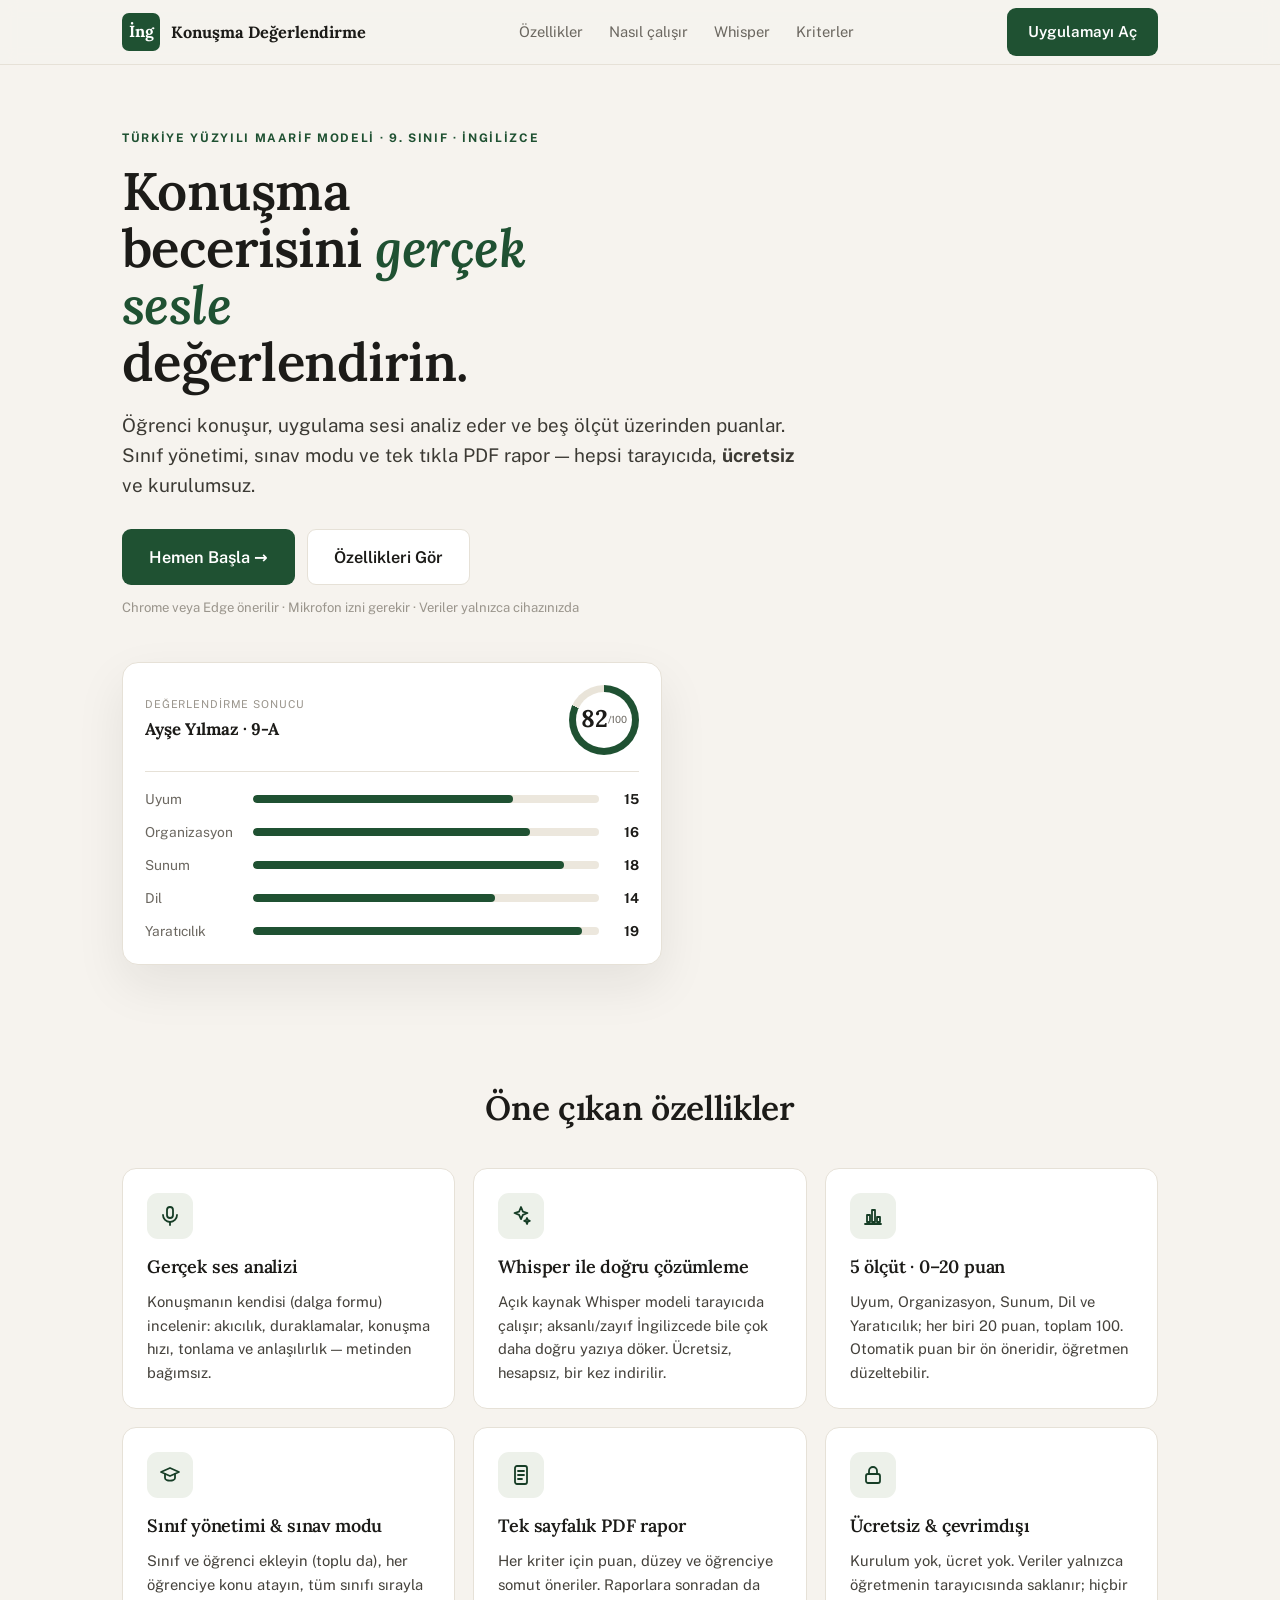
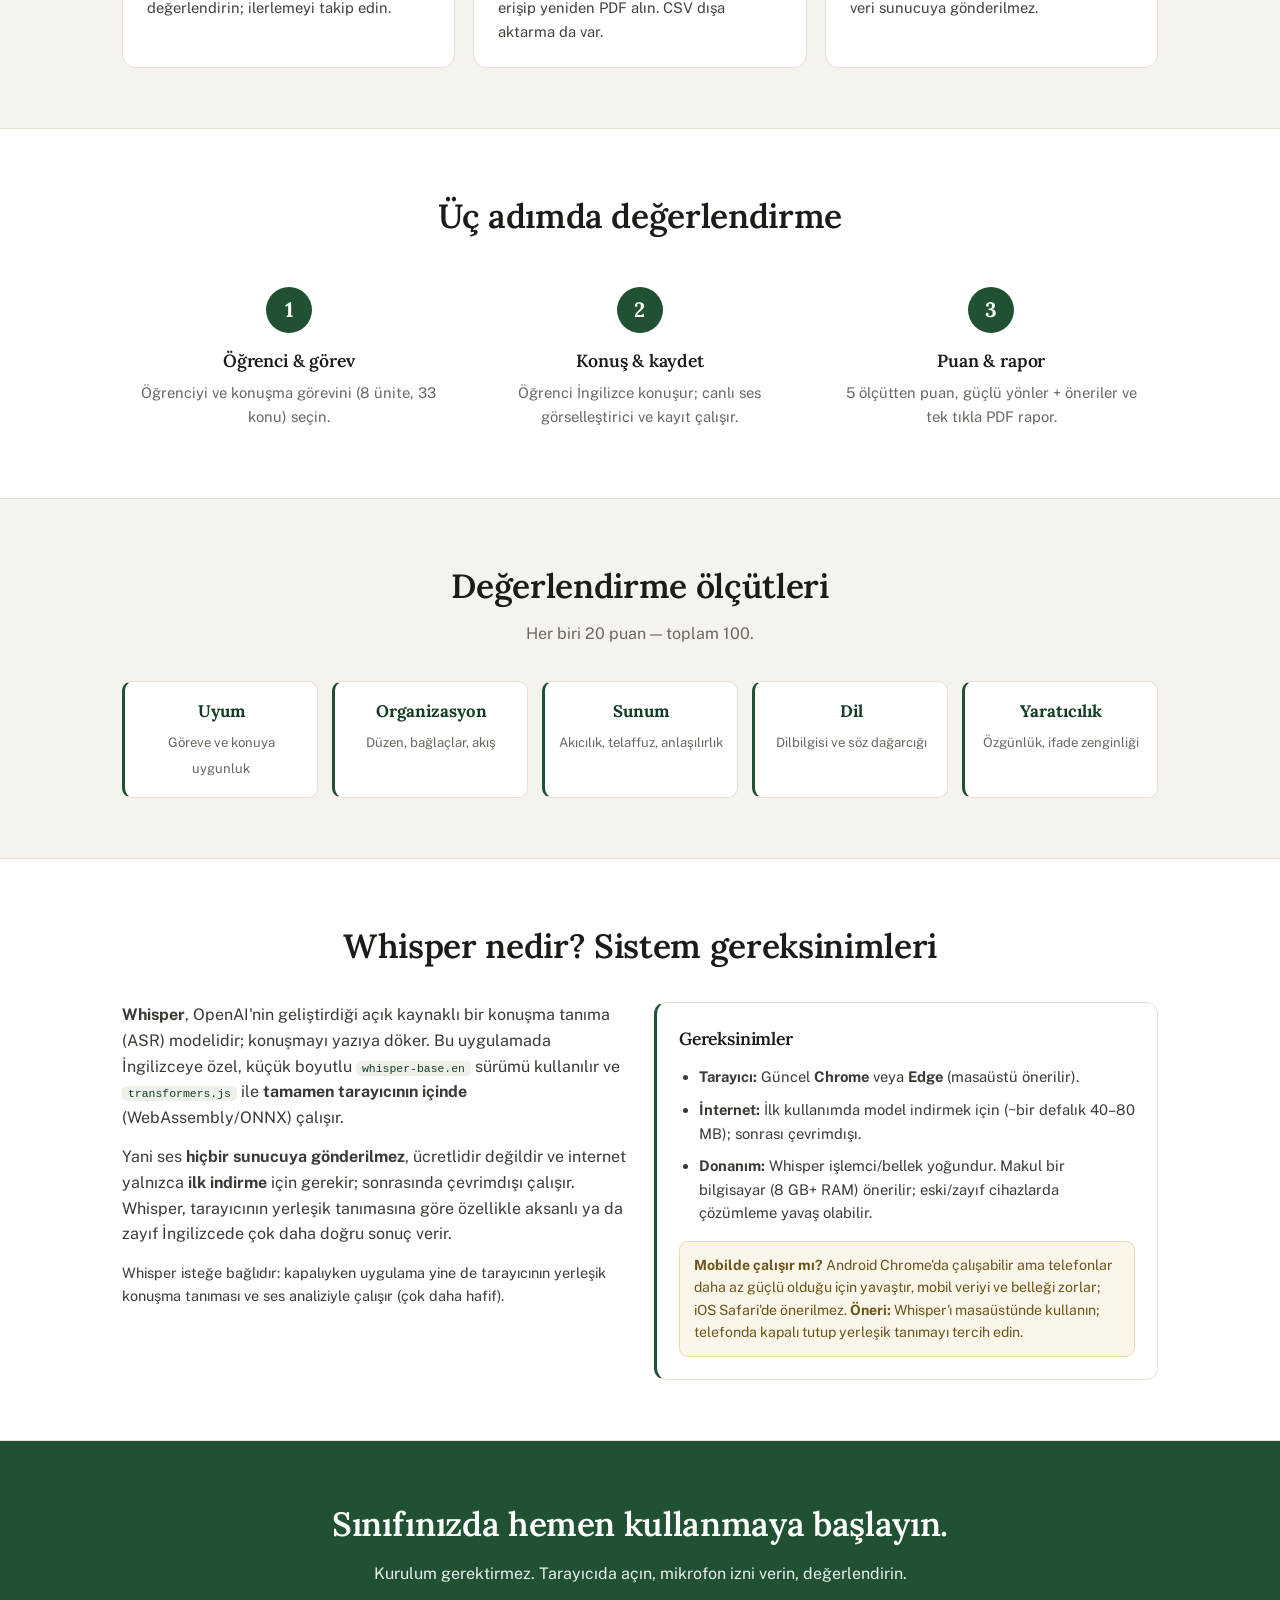
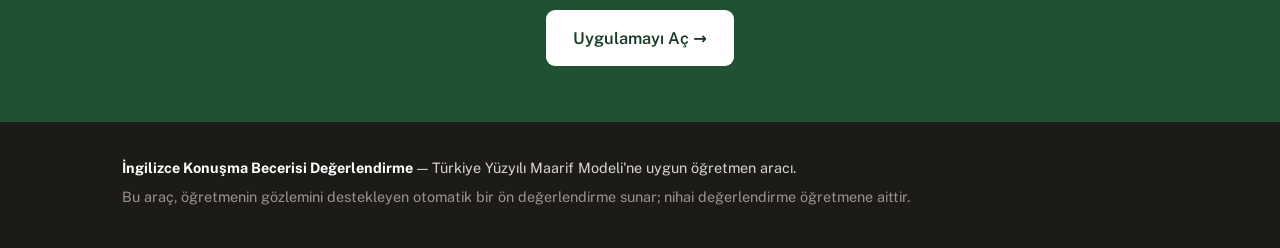
<file: index.html>
<!DOCTYPE html>
<html lang="tr">
<head>
  <meta charset="UTF-8" />
  <meta name="viewport" content="width=device-width, initial-scale=1.0" />
  <title>İngilizce Konuşma Becerisi Değerlendirme · 9. Sınıf</title>
  <meta name="description" content="Türkiye Yüzyılı Maarif Modeli'ne uygun, 9. sınıf öğrencileri için gerçek ses analizli İngilizce konuşma becerisi değerlendirme uygulaması. Ücretsiz, çevrimdışı, kurulumsuz." />
  <meta name="theme-color" content="#1f5132" />
  <link rel="manifest" href="manifest.webmanifest" />
  <link rel="icon" type="image/png" href="icon-192.png" />
  <link rel="apple-touch-icon" href="icon-192.png" />
  <link rel="preconnect" href="https://fonts.googleapis.com" />
  <link rel="preconnect" href="https://fonts.gstatic.com" crossorigin />
  <link href="https://fonts.googleapis.com/css2?family=Lora:wght@500;600;700&family=Public+Sans:wght@400;500;600;700&display=swap" rel="stylesheet" />
  <link rel="stylesheet" href="landing.css" />
</head>
<body>

  <header class="lp-nav">
    <div class="lp-wrap lp-nav-inner">
      <a class="lp-brand" href="#top">
        <span class="lp-mark">İng</span>
        <span class="lp-brand-text">Konuşma Değerlendirme</span>
      </a>
      <nav class="lp-nav-links">
        <a href="#ozellikler">Özellikler</a>
        <a href="#nasil">Nasıl çalışır</a>
        <a href="#whisper">Whisper</a>
        <a href="#kriterler">Kriterler</a>
      </nav>
      <a class="lp-btn lp-btn-primary" href="app.html">Uygulamayı Aç</a>
    </div>
  </header>

  <main id="top">

    <!-- HERO -->
    <section class="lp-hero">
      <div class="lp-wrap">
        <p class="lp-eyebrow">Türkiye Yüzyılı Maarif Modeli · 9. Sınıf · İngilizce</p>
        <h1>Konuşma becerisini <em>gerçek sesle</em> değerlendirin.</h1>
        <p class="lp-lead">
          Öğrenci konuşur, uygulama sesi analiz eder ve beş ölçüt üzerinden puanlar.
          Sınıf yönetimi, sınav modu ve tek tıkla PDF rapor — hepsi tarayıcıda,
          <strong>ücretsiz</strong> ve kurulumsuz.
        </p>
        <div class="lp-cta">
          <a class="lp-btn lp-btn-primary lp-btn-lg" href="app.html">Hemen Başla →</a>
          <a class="lp-btn lp-btn-ghost lp-btn-lg" href="#ozellikler">Özellikleri Gör</a>
        </div>
        <p class="lp-note">Chrome veya Edge önerilir · Mikrofon izni gerekir · Veriler yalnızca cihazınızda</p>

        <div class="lp-hero-card" aria-hidden="true">
          <div class="lp-hc-head">
            <div><span class="lp-hc-eyebrow">Değerlendirme Sonucu</span><strong>Ayşe Yılmaz · 9-A</strong></div>
            <div class="lp-ring"><span>82</span><small>/100</small></div>
          </div>
          <div class="lp-hc-row"><span>Uyum</span><i class="lp-bar"><b style="width:75%"></b></i><em>15</em></div>
          <div class="lp-hc-row"><span>Organizasyon</span><i class="lp-bar"><b style="width:80%"></b></i><em>16</em></div>
          <div class="lp-hc-row"><span>Sunum</span><i class="lp-bar"><b style="width:90%"></b></i><em>18</em></div>
          <div class="lp-hc-row"><span>Dil</span><i class="lp-bar"><b style="width:70%"></b></i><em>14</em></div>
          <div class="lp-hc-row"><span>Yaratıcılık</span><i class="lp-bar"><b style="width:95%"></b></i><em>19</em></div>
        </div>
      </div>
    </section>

    <!-- ÖZELLİKLER -->
    <section id="ozellikler" class="lp-section">
      <div class="lp-wrap">
        <h2 class="lp-h2">Öne çıkan özellikler</h2>
        <div class="lp-grid">
          <article class="lp-feature">
            <div class="lp-ico"><svg viewBox="0 0 24 24" class="ic"><rect x="9" y="3" width="6" height="11" rx="3"/><path d="M5 11a7 7 0 0 0 14 0"/><line x1="12" y1="18" x2="12" y2="21"/></svg></div>
            <h3>Gerçek ses analizi</h3>
            <p>Konuşmanın kendisi (dalga formu) incelenir: akıcılık, duraklamalar, konuşma hızı, tonlama ve anlaşılırlık — metinden bağımsız.</p>
          </article>
          <article class="lp-feature">
            <div class="lp-ico"><svg viewBox="0 0 24 24" class="ic"><path d="M12 3l1.9 4.6L18.5 9l-4.6 1.9L12 15l-1.9-4.1L5.5 9l4.6-1.4z"/><path d="M18 14l.8 2 2 .8-2 .8L18 20l-.8-2.4-2-.8 2-.8z"/></svg></div>
            <h3>Whisper ile doğru çözümleme</h3>
            <p>Açık kaynak Whisper modeli tarayıcıda çalışır; aksanlı/zayıf İngilizcede bile çok daha doğru yazıya döker. Ücretsiz, hesapsız, bir kez indirilir.</p>
          </article>
          <article class="lp-feature">
            <div class="lp-ico"><svg viewBox="0 0 24 24" class="ic"><line x1="4" y1="20" x2="20" y2="20"/><rect x="6" y="11" width="3" height="7"/><rect x="11" y="6" width="3" height="12"/><rect x="16" y="13" width="3" height="5"/></svg></div>
            <h3>5 ölçüt · 0–20 puan</h3>
            <p>Uyum, Organizasyon, Sunum, Dil ve Yaratıcılık; her biri 20 puan, toplam 100. Otomatik puan bir ön öneridir, öğretmen düzeltebilir.</p>
          </article>
          <article class="lp-feature">
            <div class="lp-ico"><svg viewBox="0 0 24 24" class="ic"><path d="M3 9l9-4 9 4-9 4z"/><path d="M7 11v4c0 1.4 2.4 2.6 5 2.6s5-1.2 5-2.6v-4"/></svg></div>
            <h3>Sınıf yönetimi & sınav modu</h3>
            <p>Sınıf ve öğrenci ekleyin (toplu da), her öğrenciye konu atayın, tüm sınıfı sırayla değerlendirin; ilerlemeyi takip edin.</p>
          </article>
          <article class="lp-feature">
            <div class="lp-ico"><svg viewBox="0 0 24 24" class="ic"><rect x="6" y="3" width="12" height="18" rx="2"/><line x1="9" y1="8" x2="15" y2="8"/><line x1="9" y1="12" x2="15" y2="12"/><line x1="9" y1="16" x2="13" y2="16"/></svg></div>
            <h3>Tek sayfalık PDF rapor</h3>
            <p>Her kriter için puan, düzey ve öğrenciye somut öneriler. Raporlara sonradan da erişip yeniden PDF alın. CSV dışa aktarma da var.</p>
          </article>
          <article class="lp-feature">
            <div class="lp-ico"><svg viewBox="0 0 24 24" class="ic"><rect x="5" y="11" width="14" height="9" rx="2"/><path d="M8 11V8a4 4 0 0 1 8 0v3"/></svg></div>
            <h3>Ücretsiz & çevrimdışı</h3>
            <p>Kurulum yok, ücret yok. Veriler yalnızca öğretmenin tarayıcısında saklanır; hiçbir veri sunucuya gönderilmez.</p>
          </article>
        </div>
      </div>
    </section>

    <!-- NASIL ÇALIŞIR -->
    <section id="nasil" class="lp-section lp-alt">
      <div class="lp-wrap">
        <h2 class="lp-h2">Üç adımda değerlendirme</h2>
        <div class="lp-steps">
          <div class="lp-step">
            <span class="lp-step-no">1</span>
            <h3>Öğrenci & görev</h3>
            <p>Öğrenciyi ve konuşma görevini (8 ünite, 33 konu) seçin.</p>
          </div>
          <div class="lp-step">
            <span class="lp-step-no">2</span>
            <h3>Konuş & kaydet</h3>
            <p>Öğrenci İngilizce konuşur; canlı ses görselleştirici ve kayıt çalışır.</p>
          </div>
          <div class="lp-step">
            <span class="lp-step-no">3</span>
            <h3>Puan & rapor</h3>
            <p>5 ölçütten puan, güçlü yönler + öneriler ve tek tıkla PDF rapor.</p>
          </div>
        </div>
      </div>
    </section>

    <!-- KRİTERLER -->
    <section id="kriterler" class="lp-section">
      <div class="lp-wrap">
        <h2 class="lp-h2">Değerlendirme ölçütleri</h2>
        <p class="lp-sub">Her biri 20 puan — toplam 100.</p>
        <div class="lp-criteria">
          <div class="lp-crit"><strong>Uyum</strong><span>Göreve ve konuya uygunluk</span></div>
          <div class="lp-crit"><strong>Organizasyon</strong><span>Düzen, bağlaçlar, akış</span></div>
          <div class="lp-crit"><strong>Sunum</strong><span>Akıcılık, telaffuz, anlaşılırlık</span></div>
          <div class="lp-crit"><strong>Dil</strong><span>Dilbilgisi ve söz dağarcığı</span></div>
          <div class="lp-crit"><strong>Yaratıcılık</strong><span>Özgünlük, ifade zenginliği</span></div>
        </div>
      </div>
    </section>

    <!-- WHISPER & GEREKSİNİMLER -->
    <section id="whisper" class="lp-section lp-alt">
      <div class="lp-wrap">
        <h2 class="lp-h2">Whisper nedir? Sistem gereksinimleri</h2>
        <div class="lp-two">
          <div class="lp-prose">
            <p><strong>Whisper</strong>, OpenAI'nin geliştirdiği açık kaynaklı bir konuşma tanıma (ASR) modelidir; konuşmayı yazıya döker. Bu uygulamada İngilizceye özel, küçük boyutlu <code>whisper-base.en</code> sürümü kullanılır ve <code>transformers.js</code> ile <strong>tamamen tarayıcının içinde</strong> (WebAssembly/ONNX) çalışır.</p>
            <p>Yani ses <strong>hiçbir sunucuya gönderilmez</strong>, ücretlidir değildir ve internet yalnızca <strong>ilk indirme</strong> için gerekir; sonrasında çevrimdışı çalışır. Whisper, tarayıcının yerleşik tanımasına göre özellikle aksanlı ya da zayıf İngilizcede çok daha doğru sonuç verir.</p>
            <p class="lp-muted">Whisper isteğe bağlıdır: kapalıyken uygulama yine de tarayıcının yerleşik konuşma tanıması ve ses analiziyle çalışır (çok daha hafif).</p>
          </div>
          <div class="lp-req">
            <h3>Gereksinimler</h3>
            <ul>
              <li><strong>Tarayıcı:</strong> Güncel <strong>Chrome</strong> veya <strong>Edge</strong> (masaüstü önerilir).</li>
              <li><strong>İnternet:</strong> İlk kullanımda model indirmek için (~bir defalık 40–80 MB); sonrası çevrimdışı.</li>
              <li><strong>Donanım:</strong> Whisper işlemci/bellek yoğundur. Makul bir bilgisayar (8 GB+ RAM) önerilir; eski/zayıf cihazlarda çözümleme yavaş olabilir.</li>
            </ul>
            <p class="lp-mobile"><strong>Mobilde çalışır mı?</strong> Android Chrome'da çalışabilir ama telefonlar daha az güçlü olduğu için yavaştır, mobil veriyi ve belleği zorlar; iOS Safari'de önerilmez. <strong>Öneri:</strong> Whisper'ı masaüstünde kullanın; telefonda kapalı tutup yerleşik tanımayı tercih edin.</p>
          </div>
        </div>
      </div>
    </section>

    <!-- CTA -->
    <section class="lp-cta-band">
      <div class="lp-wrap">
        <h2>Sınıfınızda hemen kullanmaya başlayın.</h2>
        <p>Kurulum gerektirmez. Tarayıcıda açın, mikrofon izni verin, değerlendirin.</p>
        <a class="lp-btn lp-btn-primary lp-btn-lg" href="app.html">Uygulamayı Aç →</a>
      </div>
    </section>

  </main>

  <footer class="lp-footer">
    <div class="lp-wrap">
      <p><strong>İngilizce Konuşma Becerisi Değerlendirme</strong> — Türkiye Yüzyılı Maarif Modeli'ne uygun öğretmen aracı.</p>
      <p class="lp-fine">Bu araç, öğretmenin gözlemini destekleyen otomatik bir ön değerlendirme sunar; nihai değerlendirme öğretmene aittir.</p>
    </div>
  </footer>

  <script>
    if ("serviceWorker" in navigator) {
      navigator.serviceWorker.register("sw.js").catch(function () {});
    }
  </script>
</body>
</html>
</file>
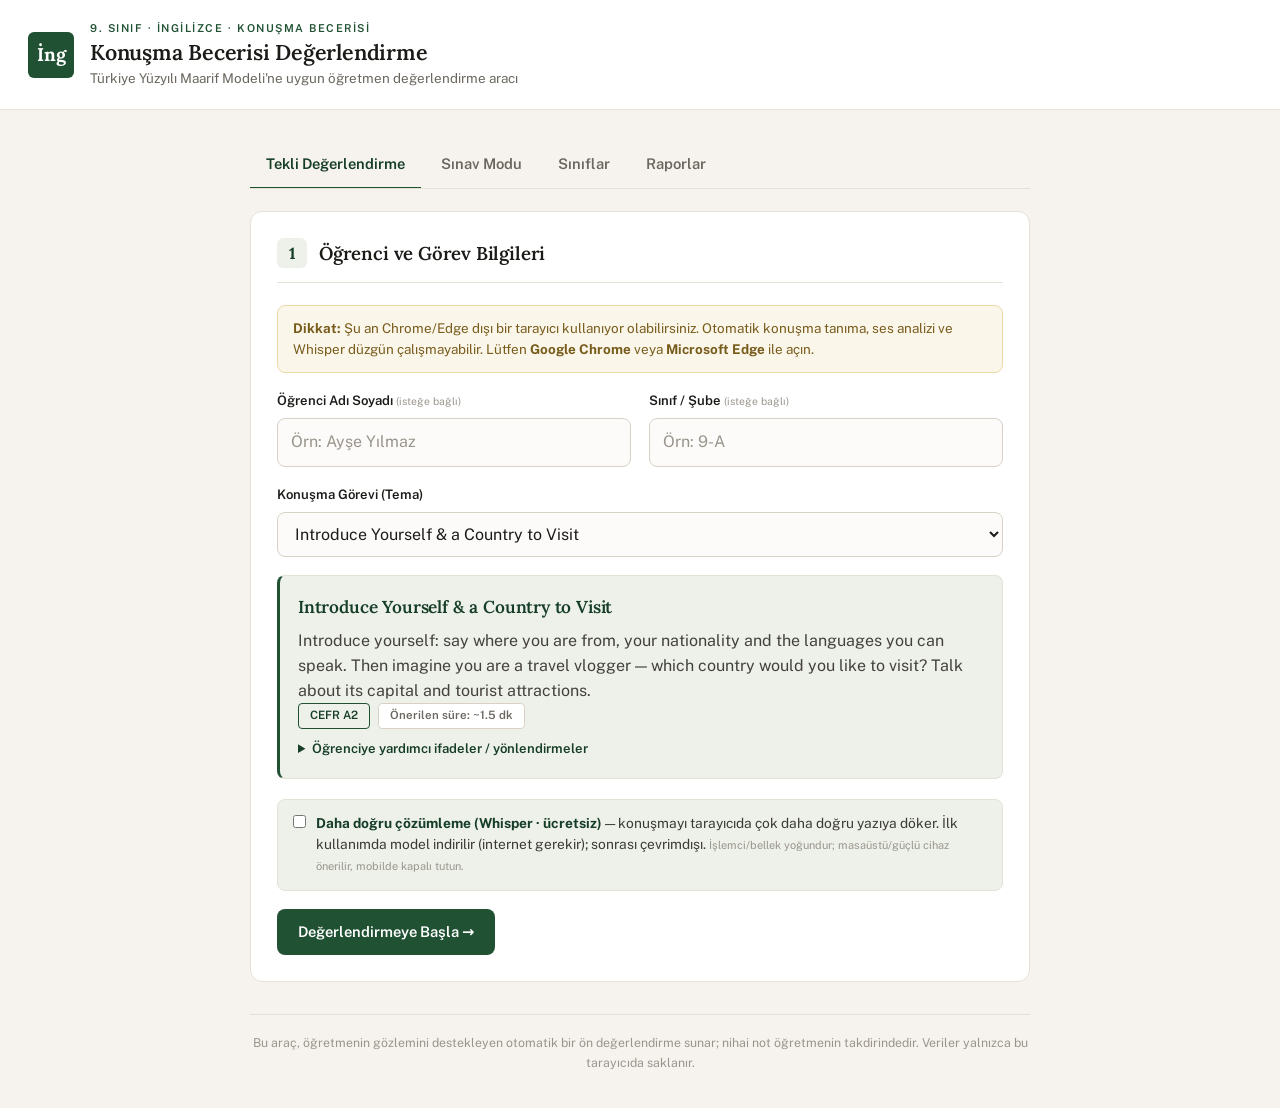
<file: app.html>
<!DOCTYPE html>
<html lang="tr">
<head>
  <meta charset="UTF-8" />
  <meta name="viewport" content="width=device-width, initial-scale=1.0" />
  <title>İngilizce Konuşma Becerisi Değerlendirme · 9. Sınıf</title>
  <meta name="description" content="Türkiye Yüzyılı Maarif Modeli'ne uygun, 9. sınıf öğrencileri için İngilizce konuşma becerisi değerlendirme uygulaması." />
  <meta name="theme-color" content="#1f5132" />
  <link rel="manifest" href="manifest.webmanifest" />
  <link rel="icon" type="image/png" href="icon-192.png" />
  <link rel="apple-touch-icon" href="icon-192.png" />
  <link rel="preconnect" href="https://fonts.googleapis.com" />
  <link rel="preconnect" href="https://fonts.gstatic.com" crossorigin />
  <link href="https://fonts.googleapis.com/css2?family=Lora:wght@500;600;700&family=Public+Sans:wght@400;500;600;700&display=swap" rel="stylesheet" />
  <link rel="stylesheet" href="styles.css" />
</head>
<body>
  <header class="app-header">
    <div class="brand">
      <span class="brand-mark" aria-hidden="true">İng</span>
      <div class="brand-text">
        <p class="eyebrow">9. Sınıf · İngilizce · Konuşma Becerisi</p>
        <h1>Konuşma Becerisi Değerlendirme</h1>
        <p class="subtitle">Türkiye Yüzyılı Maarif Modeli'ne uygun öğretmen değerlendirme aracı</p>
      </div>
    </div>
    <button id="newAssessmentBtn" class="btn btn-ghost" type="button" hidden>Yeni Değerlendirme</button>
  </header>

  <main class="container">

    <nav class="tabs" id="tabs">
      <button type="button" class="tab is-active" data-view="single">Tekli Değerlendirme</button>
      <button type="button" class="tab" data-view="exam">Sınav Modu</button>
      <button type="button" class="tab" data-view="classes">Sınıflar</button>
      <button type="button" class="tab" data-view="reports">Raporlar</button>
    </nav>

    <!-- 1. ADIM: Hazırlık -->
    <section id="setupStep" class="card step">
      <h2 class="step-title"><span class="step-no">1</span> Öğrenci ve Görev Bilgileri</h2>

      <p id="browserNote" class="browser-note">
        <strong>Tarayıcı gereksinimi:</strong> En iyi sonuç için <strong>Google Chrome</strong> veya
        <strong>Microsoft Edge</strong> kullanın ve mikrofon iznini verin. Konuşma tanıma, ses analizi
        ve Whisper bu tarayıcılarda çalışır; Firefox/Safari'de bazı özellikler çalışmayabilir.
      </p>

      <div class="grid-2">
        <label class="field">
          <span>Öğrenci Adı Soyadı <em class="optional">(isteğe bağlı)</em></span>
          <input type="text" id="studentName" placeholder="Örn: Ayşe Yılmaz" autocomplete="off" />
        </label>
        <label class="field">
          <span>Sınıf / Şube <em class="optional">(isteğe bağlı)</em></span>
          <input type="text" id="studentClass" placeholder="Örn: 9-A" autocomplete="off" />
        </label>
      </div>

      <label class="field">
        <span>Konuşma Görevi (Tema)</span>
        <select id="taskSelect"></select>
      </label>

      <div id="taskCard" class="task-card">
        <h3 id="taskTitle"></h3>
        <p id="taskPrompt"></p>
        <p class="task-meta">
          <span id="taskLevel" class="chip"></span>
          <span id="taskDuration" class="chip chip-soft"></span>
        </p>
        <details class="task-hints">
          <summary>Öğrenciye yardımcı ifadeler / yönlendirmeler</summary>
          <ul id="taskHints"></ul>
        </details>
      </div>

      <p id="speechSupport" class="notice" hidden></p>

      <label class="check-field">
        <input type="checkbox" id="useWhisper" />
        <span><strong>Daha doğru çözümleme (Whisper · ücretsiz)</strong> — konuşmayı tarayıcıda
        çok daha doğru yazıya döker. İlk kullanımda model indirilir (internet gerekir); sonrası çevrimdışı.
        <em class="optional">İşlemci/bellek yoğundur; masaüstü/güçlü cihaz önerilir, mobilde kapalı tutun.</em></span>
      </label>

      <button id="goToRecordBtn" class="btn btn-primary" type="button">Değerlendirmeye Başla →</button>
    </section>

    <!-- 2. ADIM: Kayıt -->
    <section id="recordStep" class="card step" hidden>
      <h2 class="step-title"><span class="step-no">2</span> Konuşma Kaydı</h2>

      <div class="record-task">
        <strong id="recordTaskTitle"></strong>
        <p id="recordTaskPrompt"></p>
      </div>

      <div id="whisperStatus" class="whisper-status" hidden>
        <div class="ws-row">
          <span class="ws-label"><span class="ws-dot"></span>Whisper modeli</span>
          <span id="whisperStatusText" class="ws-text">hazırlanıyor…</span>
        </div>
        <div class="ws-bar"><div id="whisperBar" class="ws-bar-fill"></div></div>
      </div>

      <div class="recorder">
        <div class="recorder-top">
          <div class="recorder-status">
            <span id="recDot" class="rec-dot"></span>
            <span id="recStatusText">Hazır</span>
            <span id="recTimer" class="rec-timer">00:00</span>
          </div>
          <div class="recorder-controls">
            <button id="startBtn" class="btn btn-primary" type="button"><span class="btn-rec-dot"></span>Kaydı Başlat</button>
            <button id="stopBtn" class="btn btn-danger" type="button" disabled>Durdur</button>
          </div>
        </div>
        <canvas id="visualizer" class="visualizer" aria-hidden="true"></canvas>
      </div>

      <label class="field">
        <span>Konuşma Metni (otomatik yazıya dökülür — düzenlenebilir)</span>
        <textarea id="transcript" rows="7" placeholder="Öğrenci konuştukça metin burada görünecek. Mikrofon yoksa metni elle de yazabilirsiniz."></textarea>
      </label>

      <div class="row-between">
        <button id="backToSetupBtn" class="btn btn-ghost" type="button">← Geri</button>
        <button id="evaluateBtn" class="btn btn-primary" type="button">Değerlendir →</button>
      </div>
    </section>

    <!-- 3. ADIM: Sonuç -->
    <section id="resultStep" class="card step" hidden>
      <h2 class="step-title"><span class="step-no">3</span> Değerlendirme Sonucu</h2>

      <div class="result-head">
        <div>
          <p class="result-student"><strong id="resStudent"></strong> · <span id="resClass"></span></p>
          <p class="result-task" id="resTask"></p>
        </div>
        <div class="score-ring" id="scoreRing">
          <span id="totalScore">0</span>
          <small>/ 100</small>
          <em id="totalBand"></em>
        </div>
      </div>

      <div id="audioPanel" class="audio-panel" hidden>
        <h3>Ses Kaydı &amp; Akustik Ölçümler</h3>
        <p class="audio-hint">Öğrencinin sesini dinleyip puanları gerektiğinde elle düzeltebilirsiniz. Aşağıdaki ölçümler doğrudan ses dalgasından çıkarılır (metinden bağımsız).</p>
        <audio id="audioPlayer" controls></audio>
        <div id="acousticChips" class="acoustic-chips"></div>
      </div>

      <div id="criteriaList" class="criteria-list"></div>

      <div class="feedback-box">
        <h3>Geri Bildirim</h3>
        <p id="overallFeedback" class="fb-summary"></p>
        <div class="fb-cols">
          <div class="fb-col fb-strong">
            <h4>Güçlü Yönler</h4>
            <ul id="fbStrengths"></ul>
          </div>
          <div class="fb-col fb-improve">
            <h4>Geliştirilecek Alanlar &amp; Öneriler</h4>
            <ul id="fbImprovements"></ul>
          </div>
        </div>
      </div>

      <label class="field">
        <span>Öğretmen Notu (rapora eklenir)</span>
        <textarea id="teacherNote" rows="3" placeholder="İsteğe bağlı: öğrenciye yönelik kişisel geri bildirim..."></textarea>
      </label>

      <div class="row-between">
        <button id="backToRecordBtn" class="btn btn-ghost" type="button">← Kayda Dön</button>
        <div class="result-actions">
          <button id="printBtn" class="btn btn-ghost" type="button">Yazdır / PDF</button>
          <button id="downloadAudioBtn" class="btn btn-ghost" type="button" hidden>Sesi İndir</button>
          <button id="exportBtn" class="btn btn-ghost" type="button">JSON Kaydet</button>
          <button id="finishBtn" class="btn btn-primary" type="button">Kaydet & Bitir</button>
        </div>
      </div>
    </section>

    <!-- RAPORLAR (kalıcı arşiv) -->
    <section id="view-reports" class="card" hidden>
      <h2 class="step-title">Raporlar</h2>
      <p class="muted-note">Tüm kayıtlı değerlendirmeler burada saklanır; istediğin zaman <strong>PDF</strong> olarak yeniden alabilirsin.</p>
      <div class="add-row">
        <input id="reportSearch" type="text" placeholder="Öğrenci veya sınıf ara…" autocomplete="off" />
        <button id="backupBtn" class="btn btn-ghost" type="button">Yedek İndir</button>
        <button id="restoreBtn" class="btn btn-ghost" type="button">Yedekten Yükle</button>
        <input id="restoreFile" type="file" accept=".json,application/json" hidden />
      </div>
      <div class="table-scroll">
        <table class="history-table">
          <thead><tr><th>Tarih</th><th>Öğrenci</th><th>Sınıf</th><th>Konu</th><th>Puan</th><th>Düzey</th><th></th></tr></thead>
          <tbody id="reportsBody"></tbody>
        </table>
      </div>
      <p id="noReportsHint" class="muted-note" hidden>Henüz kayıtlı rapor yok.</p>

      <!-- Öğrenci gelişim paneli -->
      <div id="progressPanel" class="progress-panel" hidden>
        <div class="row-between">
          <h3 id="progressTitle"></h3>
          <button id="progressCloseBtn" class="btn btn-ghost btn-sm" type="button">Kapat</button>
        </div>
        <div id="progressTimeline" class="progress-timeline"></div>
        <div id="progressCriteria" class="progress-criteria"></div>
      </div>
    </section>

    <!-- SINAV MODU -->
    <section id="view-exam" class="card" hidden>
      <h2 class="step-title">Sınav Modu</h2>

      <p class="muted-note">Sınıf ve öğrenci seç, öğrencinin konusunu belirle ve değerlendir. Konu öğrenci bazlıdır.</p>
      <div id="examNoClass" class="notice" hidden>Önce <strong>Sınıflar</strong> sekmesinden bir sınıf ve öğrenci ekleyin.</div>

      <div id="examPicker" class="exam-picker">
        <label class="field">
          <span>Sınıf</span>
          <select id="examClass"></select>
        </label>
        <label class="field">
          <span>Öğrenci</span>
          <select id="examStudent"></select>
        </label>
        <label class="field">
          <span>Konu <em class="optional">(bu öğrenci için)</em></span>
          <select id="examTaskSel"></select>
        </label>
        <label class="check-field">
          <input type="checkbox" id="examWhisper" />
          <span><strong>Daha doğru çözümleme (Whisper · ücretsiz)</strong> — daha isabetli yazıya dökme (Chrome/Edge).</span>
        </label>
        <button id="examEvaluateBtn" class="btn btn-primary" type="button">Seçili Öğrenciyi Değerlendir →</button>
      </div>

      <div id="examRosterWrap">
        <div class="exam-head">
          <div>
            <strong id="examRosterClass"></strong>
            <p class="muted-note">Sınıf ilerlemesi — satıra tıklayarak öğrenci seçebilirsin</p>
          </div>
          <div class="exam-progress">
            <span id="examProgressText" class="ws-text"></span>
            <div class="meter"><div id="examProgressBar" class="meter-fill band-3" style="width:0%"></div></div>
          </div>
        </div>
        <div class="table-scroll">
          <table class="history-table">
            <thead><tr><th>No</th><th>Öğrenci</th><th>Konu</th><th>Durum</th><th>Puan</th></tr></thead>
            <tbody id="examStudentList"></tbody>
          </table>
        </div>
        <div class="row-between">
          <button id="examResetBtn" class="btn btn-ghost" type="button">Sınavı Sıfırla</button>
          <button id="examSummaryBtn" class="btn btn-ghost" type="button">Sınıf Özeti &amp; Dışa Aktar →</button>
        </div>
      </div>

      <div id="examSummary" hidden>
        <div class="result-head">
          <div>
            <strong id="examSummaryClass"></strong>
            <p id="examSummaryTask" class="muted-note"></p>
          </div>
          <div class="score-ring" id="examAvgRing" style="--p:0">
            <span id="examAvg">0</span><small>/ 100</small><em>sınıf ort.</em>
          </div>
        </div>
        <div class="table-scroll">
          <table class="history-table" id="examSummaryTable">
            <thead><tr><th>No</th><th>Öğrenci</th><th>Konu</th><th>Uyum</th><th>Org.</th><th>Sunum</th><th>Dil</th><th>Yar.</th><th>Toplam</th><th>Düzey</th></tr></thead>
            <tbody id="examSummaryBody"></tbody>
          </table>
        </div>
        <div class="row-between">
          <button id="examSummaryBackBtn" class="btn btn-ghost" type="button">← Listeye Dön</button>
          <div class="result-actions">
            <button id="examCsvBtn" class="btn btn-ghost" type="button">CSV İndir</button>
            <button id="examPrintBtn" class="btn btn-ghost" type="button">Yazdır / PDF</button>
          </div>
        </div>
      </div>
    </section>

    <!-- SINIF YÖNETİMİ -->
    <section id="view-classes" class="card" hidden>
      <h2 class="step-title">Sınıf Yönetimi</h2>

      <div class="add-row">
        <input id="newClassName" type="text" placeholder="Yeni sınıf adı — örn: 9-A" autocomplete="off" />
        <button id="addClassBtn" class="btn btn-primary" type="button">Sınıf Ekle</button>
      </div>

      <div id="classList" class="class-list"></div>
      <p id="noClassesHint" class="muted-note" hidden>Henüz sınıf yok. Yukarıdan bir sınıf ekleyin.</p>

      <div id="classDetail" class="class-detail" hidden>
        <div class="row-between">
          <h3 id="classDetailName"></h3>
          <button id="deleteClassBtn" class="btn btn-ghost" type="button">Sınıfı Sil</button>
        </div>
        <p id="classStudentCount" class="muted-note"></p>

        <table class="history-table">
          <thead><tr><th>No</th><th>Öğrenci</th><th></th></tr></thead>
          <tbody id="studentList"></tbody>
        </table>

        <div class="add-row">
          <input id="newStudentNo" type="text" inputmode="numeric" class="no-input" placeholder="No" autocomplete="off" />
          <input id="newStudentName" type="text" placeholder="Ad Soyad" autocomplete="off" />
          <button id="addStudentBtn" class="btn btn-ghost" type="button">Ekle</button>
        </div>

        <label class="field">
          <span>Toplu öğrenci ekle (her satıra: <strong>No Ad Soyad</strong>)</span>
          <textarea id="bulkStudents" rows="6" placeholder="101 Ayşe Yılmaz
102 Mehmet Demir
103 Zeynep Kaya
..."></textarea>
        </label>
        <button id="bulkAddBtn" class="btn btn-primary" type="button">Listeyi Ekle</button>
      </div>
    </section>

  </main>

  <footer class="app-footer">
    <p>Bu araç, öğretmenin gözlemini destekleyen otomatik bir ön değerlendirme sunar; nihai not öğretmenin takdirindedir. Veriler yalnızca bu tarayıcıda saklanır.</p>
  </footer>

  <!-- Tam ekran yükleniyor katmanı -->
  <div id="loadingOverlay" class="loading-overlay" hidden>
    <div class="loading-box">
      <div id="loadingMain">
        <div class="spinner" aria-hidden="true"></div>
        <p id="loadingText">Değerlendiriliyor…</p>
        <div class="ws-bar" id="loadingBarWrap" hidden><div id="loadingBar" class="ws-bar-fill"></div></div>
        <small>Lütfen bekleyin, bu işlem birkaç saniye sürebilir.</small>
      </div>
      <div id="loadingError" hidden>
        <div class="load-error-icon" aria-hidden="true">!</div>
        <p id="loadingErrorText">Bir hata oluştu.</p>
        <div class="loading-actions">
          <button id="loadingRetryBtn" class="btn btn-primary" type="button">Tekrar Dene</button>
          <button id="loadingContinueBtn" class="btn btn-ghost" type="button">Tarayıcı metniyle devam et</button>
        </div>
      </div>
    </div>
  </div>

  <!-- Tek sayfalık yazdırma raporu (yalnız yazdırmada görünür) -->
  <div id="printReport" class="print-report" aria-hidden="true"></div>

  <script src="rubric.js"></script>
  <script src="audio.js"></script>
  <script src="app.js"></script>
</body>
</html>
</file>
<file: landing.css>
/* landing.css — Tanıtım sayfası (responsive) */
:root {
  --paper: #f6f3ee;
  --surface: #ffffff;
  --ink: #1c1b18;
  --muted: #6b6760;
  --faint: #9a958c;
  --line: #e6e1d7;
  --accent: #1f5132;
  --accent-ink: #163d26;
  --accent-soft: #edf1ea;
  --serif: "Lora", Georgia, serif;
  --sans: "Public Sans", system-ui, -apple-system, "Segoe UI", Roboto, sans-serif;
}
* { box-sizing: border-box; }
html { scroll-behavior: smooth; }
body { margin: 0; font-family: var(--sans); color: var(--ink); background: var(--paper); line-height: 1.6; -webkit-font-smoothing: antialiased; }
h1, h2, h3 { font-family: var(--serif); font-weight: 600; letter-spacing: -.01em; }
a { color: inherit; text-decoration: none; }
img { max-width: 100%; }

.lp-wrap { max-width: 1080px; margin: 0 auto; padding: 0 22px; }

/* Buttons */
.lp-btn { display: inline-flex; align-items: center; gap: 8px; font-weight: 600; font-size: .95rem; border-radius: 9px; padding: 11px 20px; border: 1px solid transparent; cursor: pointer; transition: background .15s, border-color .15s, transform .05s; }
.lp-btn:active { transform: translateY(1px); }
.lp-btn-primary { background: var(--accent); color: #fff; }
.lp-btn-primary:hover { background: var(--accent-ink); }
.lp-btn-ghost { background: var(--surface); color: var(--ink); border-color: var(--line); }
.lp-btn-ghost:hover { background: #f0ece4; }
.lp-btn-lg { padding: 14px 26px; font-size: 1.02rem; }

/* Nav */
.lp-nav { position: sticky; top: 0; z-index: 20; background: rgba(246, 243, 238, .9); backdrop-filter: blur(8px); border-bottom: 1px solid var(--line); }
.lp-nav-inner { display: flex; align-items: center; justify-content: space-between; gap: 16px; height: 64px; }
.lp-brand { display: flex; align-items: center; gap: 11px; font-weight: 700; }
.lp-mark { font-family: var(--serif); font-weight: 700; color: #fff; background: var(--accent); width: 38px; height: 38px; border-radius: 7px; display: inline-flex; align-items: center; justify-content: center; }
.lp-brand-text { font-family: var(--serif); font-size: 1.02rem; }
.lp-nav-links { display: flex; gap: 26px; font-size: .92rem; color: var(--muted); }
.lp-nav-links a:hover { color: var(--ink); }

/* Hero */
.lp-hero { padding: 64px 0 56px; }
.lp-eyebrow { margin: 0 0 14px; font-size: .74rem; font-weight: 700; letter-spacing: .14em; text-transform: uppercase; color: var(--accent); }
.lp-hero h1 { margin: 0; font-size: clamp(2rem, 5vw, 3.3rem); line-height: 1.08; max-width: 14ch; }
.lp-hero h1 em { font-style: italic; color: var(--accent); }
.lp-lead { margin: 20px 0 0; font-size: clamp(1rem, 2vw, 1.18rem); color: #3c3a34; max-width: 58ch; }
.lp-cta { display: flex; gap: 12px; margin: 28px 0 12px; flex-wrap: wrap; }
.lp-note { margin: 8px 0 0; font-size: .82rem; color: var(--faint); }

/* Hero preview card */
.lp-hero-card { margin-top: 44px; background: var(--surface); border: 1px solid var(--line); border-radius: 16px; padding: 22px; max-width: 540px; box-shadow: 0 20px 50px rgba(28, 27, 24, .08); }
.lp-hc-head { display: flex; align-items: center; justify-content: space-between; gap: 16px; padding-bottom: 16px; margin-bottom: 16px; border-bottom: 1px solid var(--line); }
.lp-hc-eyebrow { display: block; font-size: .68rem; text-transform: uppercase; letter-spacing: .08em; color: var(--faint); margin-bottom: 3px; }
.lp-hc-head strong { font-family: var(--serif); font-size: 1.05rem; }
.lp-ring { width: 70px; height: 70px; border-radius: 50%; background: conic-gradient(var(--accent) 82%, #e9e4d9 0); display: flex; align-items: baseline; justify-content: center; position: relative; flex-shrink: 0; }
.lp-ring::before { content: ""; position: absolute; inset: 7px; background: #fff; border-radius: 50%; }
.lp-ring span { position: relative; font-family: var(--serif); font-size: 1.5rem; font-weight: 700; align-self: center; }
.lp-ring small { position: relative; color: var(--muted); font-size: .62rem; align-self: center; }
.lp-hc-row { display: grid; grid-template-columns: 96px 1fr 28px; align-items: center; gap: 12px; margin-bottom: 11px; font-size: .86rem; }
.lp-hc-row:last-child { margin-bottom: 0; }
.lp-hc-row span { color: var(--muted); }
.lp-hc-row em { font-style: normal; font-weight: 700; text-align: right; }
.lp-bar { display: block; height: 8px; background: #ece7dd; border-radius: 99px; overflow: hidden; }
.lp-bar b { display: block; height: 100%; background: var(--accent); border-radius: 99px; }

/* Sections */
.lp-section { padding: 60px 0; }
.lp-alt { background: var(--surface); border-top: 1px solid var(--line); border-bottom: 1px solid var(--line); }
.lp-h2 { font-size: clamp(1.5rem, 3.5vw, 2.1rem); margin: 0 0 8px; text-align: center; }
.lp-sub { text-align: center; color: var(--muted); margin: 0 0 34px; }
.lp-h2 + .lp-grid, .lp-h2 + .lp-steps { margin-top: 34px; }

/* Feature grid */
.lp-grid { display: grid; grid-template-columns: repeat(auto-fit, minmax(260px, 1fr)); gap: 18px; }
.lp-feature { background: var(--surface); border: 1px solid var(--line); border-radius: 14px; padding: 24px; }
.lp-alt .lp-feature { background: var(--paper); }
.lp-ico { width: 46px; height: 46px; border-radius: 11px; background: var(--accent-soft); display: flex; align-items: center; justify-content: center; margin-bottom: 14px; color: var(--accent-ink); }
.lp-ico .ic { width: 24px; height: 24px; fill: none; stroke: currentColor; stroke-width: 1.8; stroke-linecap: round; stroke-linejoin: round; }
.lp-feature h3 { margin: 0 0 8px; font-size: 1.12rem; }
.lp-feature p { margin: 0; color: #44413b; font-size: .92rem; }

/* Steps */
.lp-steps { display: grid; grid-template-columns: repeat(auto-fit, minmax(220px, 1fr)); gap: 18px; }
.lp-step { text-align: center; padding: 10px; }
.lp-step-no { display: inline-flex; align-items: center; justify-content: center; width: 46px; height: 46px; border-radius: 50%; background: var(--accent); color: #fff; font-family: var(--serif); font-size: 1.3rem; font-weight: 700; margin-bottom: 14px; }
.lp-step h3 { margin: 0 0 6px; font-size: 1.1rem; }
.lp-step p { margin: 0; color: var(--muted); font-size: .92rem; }

/* Criteria */
.lp-criteria { display: grid; grid-template-columns: repeat(auto-fit, minmax(150px, 1fr)); gap: 14px; }
.lp-crit { background: var(--surface); border: 1px solid var(--line); border-left: 3px solid var(--accent); border-radius: 10px; padding: 16px 14px; text-align: center; }
.lp-crit strong { display: block; font-family: var(--serif); font-size: 1.05rem; color: var(--accent-ink); margin-bottom: 5px; }
.lp-crit span { font-size: .82rem; color: var(--muted); }

/* Whisper & gereksinimler */
.lp-two { display: grid; grid-template-columns: repeat(auto-fit, minmax(300px, 1fr)); gap: 28px; align-items: start; margin-top: 30px; }
.lp-prose p { margin: 0 0 14px; color: #3c3a34; }
.lp-prose code { background: var(--accent-soft); color: var(--accent-ink); padding: 1px 6px; border-radius: 5px; font-size: .88em; }
.lp-muted { color: var(--muted); font-size: .9rem; }
.lp-req { background: var(--paper); border: 1px solid var(--line); border-left: 3px solid var(--accent); border-radius: 12px; padding: 22px; }
.lp-alt .lp-req { background: var(--surface); }
.lp-req h3 { margin: 0 0 12px; font-size: 1.1rem; }
.lp-req ul { margin: 0; padding-left: 20px; }
.lp-req li { margin-bottom: 9px; color: #3c3a34; font-size: .92rem; }
.lp-mobile { margin: 16px 0 0; padding: 12px 14px; background: #fbf6ea; border: 1px solid #ecd9a8; border-radius: 9px; font-size: .88rem; color: #6b5417; }

/* CTA band */
.lp-cta-band { background: var(--accent); color: #fff; padding: 56px 0; text-align: center; }
.lp-cta-band h2 { margin: 0 0 10px; font-size: clamp(1.5rem, 3.5vw, 2.1rem); }
.lp-cta-band p { margin: 0 0 24px; opacity: .9; }
.lp-cta-band .lp-btn-primary { background: #fff; color: var(--accent-ink); }
.lp-cta-band .lp-btn-primary:hover { background: #f0ece4; }

/* Footer */
.lp-footer { background: var(--ink); color: #d9d6cf; padding: 34px 0; }
.lp-footer p { margin: 0 0 6px; font-size: .9rem; }
.lp-footer strong { color: #fff; }
.lp-fine { color: #9a958c; font-size: .8rem; }

/* ------- Responsive ------- */
@media (max-width: 860px) {
  .lp-nav-links { display: none; }
}
@media (max-width: 560px) {
  .lp-hero { padding: 44px 0 40px; }
  .lp-cta .lp-btn { width: 100%; justify-content: center; }
  .lp-hc-row { grid-template-columns: 84px 1fr 26px; }
  .lp-brand-text { display: none; }
}
</file>
<file: styles.css>
/* styles.css — TYMM İngilizce Konuşma Değerlendirme
   Editöryel/kurumsal tasarım: niyetli tipografi (Public Sans + Lora),
   sıcak kâğıt paleti, tek vurgu rengi, gradyan/emoji yok. */

:root {
  --paper: #f6f3ee;       /* sıcak kâğıt arka plan */
  --surface: #ffffff;
  --ink: #1c1b18;
  --muted: #6b6760;
  --faint: #9a958c;
  --line: #e6e1d7;        /* sıcak hairline */
  --line-strong: #d8d2c6;
  --accent: #1f5132;      /* derin yeşil (tek güçlü vurgu) */
  --accent-ink: #163d26;
  --accent-soft: #edf1ea;
  --danger: #b23b32;
  --b1: #c0392b;
  --b2: #c77d16;
  --b3: #2f8f4e;
  --b4: #1f6dbf;
  --radius: 12px;

  --serif: "Lora", Georgia, "Times New Roman", serif;
  --sans: "Public Sans", system-ui, -apple-system, "Segoe UI", Roboto, sans-serif;
}

* { box-sizing: border-box; }
[hidden] { display: none !important; }
html, body { margin: 0; padding: 0; }
body {
  font-family: var(--sans);
  background: var(--paper);
  color: var(--ink);
  line-height: 1.55;
  -webkit-font-smoothing: antialiased;
}
h1, h2, h3 { font-family: var(--serif); font-weight: 600; letter-spacing: -.01em; }

/* ---------- Üst başlık (düz, editöryel masthead) ---------- */
.app-header {
  background: var(--surface);
  border-bottom: 1px solid var(--line);
  padding: 20px 28px;
  display: flex;
  align-items: center;
  justify-content: space-between;
  gap: 20px;
  flex-wrap: wrap;
}
.brand { display: flex; align-items: center; gap: 16px; }
.brand-mark {
  font-family: var(--serif);
  font-weight: 700;
  font-size: 1.15rem;
  color: #fff;
  background: var(--accent);
  width: 46px; height: 46px;
  display: inline-flex; align-items: center; justify-content: center;
  border-radius: 6px;
  flex-shrink: 0;
}
.eyebrow {
  margin: 0 0 3px;
  font-size: .68rem;
  font-weight: 600;
  letter-spacing: .14em;
  text-transform: uppercase;
  color: var(--accent);
}
.app-header h1 { font-size: 1.34rem; margin: 0; line-height: 1.15; }
.subtitle { margin: 4px 0 0; font-size: .84rem; color: var(--muted); }

.container { max-width: 820px; margin: 32px auto; padding: 0 20px; }

/* ---------- Sekmeler ---------- */
.tabs { display: flex; gap: 4px; margin-bottom: 22px; border-bottom: 1px solid var(--line);
  overflow-x: auto; -webkit-overflow-scrolling: touch; scrollbar-width: thin; }
.tab {
  font: inherit; font-weight: 600; font-size: .92rem; cursor: pointer;
  background: none; border: none; color: var(--muted); white-space: nowrap; flex-shrink: 0;
  padding: 11px 16px; border-bottom: 2px solid transparent; margin-bottom: -1px;
}
.tab:hover { color: var(--ink); }
.tab.is-active { color: var(--accent-ink); border-bottom-color: var(--accent); }

.muted-note { color: var(--muted); font-size: .86rem; margin: 0 0 16px; }
.add-row { display: flex; gap: 10px; margin-bottom: 18px; flex-wrap: wrap; }
.add-row input { flex: 1; min-width: 200px; }
.add-row .no-input { flex: 0 0 90px; min-width: 64px; }
.table-scroll { overflow-x: auto; }

/* Sınıf yönetimi */
.class-list { display: flex; flex-direction: column; gap: 8px; margin-bottom: 18px; }
.class-row {
  display: flex; align-items: center; justify-content: space-between; gap: 12px;
  border: 1px solid var(--line); border-radius: 8px; padding: 12px 15px; cursor: pointer; background: var(--surface);
}
.class-row:hover { background: #faf8f4; }
.class-row.is-active { border-color: var(--accent); background: var(--accent-soft); }
.class-row strong { font-family: var(--serif); }
.class-row .count { color: var(--muted); font-size: .82rem; }
.class-detail { border-top: 1px solid var(--line); padding-top: 18px; }
.class-detail h3 { margin: 0; font-size: 1.1rem; }
.link-danger { background: none; border: none; color: var(--danger); cursor: pointer; font: inherit; font-size: .82rem; }

/* Sınav modu */
.exam-picker { display: flex; flex-wrap: wrap; gap: 16px; align-items: flex-end; margin-bottom: 22px; padding-bottom: 20px; border-bottom: 1px solid var(--line); }
.exam-picker .field { flex: 1 1 200px; margin-bottom: 0; }
.exam-picker .check-field { flex: 1 1 100%; margin-bottom: 0; }
.exam-picker .btn-primary { flex: 0 0 auto; }
#examStudentList tr[data-id] { cursor: pointer; }
#examStudentList tr.is-sel { background: var(--accent-soft); }
.exam-head { display: flex; align-items: center; justify-content: space-between; gap: 16px; flex-wrap: wrap; margin-bottom: 16px; }
.exam-head strong { font-family: var(--serif); font-size: 1.05rem; }
.exam-progress { min-width: 200px; }
.exam-progress .meter { margin-top: 6px; }
.status-chip { display: inline-block; padding: 3px 9px; border-radius: 4px; font-size: .72rem; font-weight: 600; }
.status-done { background: var(--accent-soft); color: var(--accent-ink); }
.status-pending { background: #f0ece4; color: var(--muted); }
.exam-task-select { font-size: .82rem; padding: 6px 8px; max-width: 210px; }

/* ---------- Kartlar ve adımlar ---------- */
.card {
  background: var(--surface);
  border: 1px solid var(--line);
  border-radius: var(--radius);
  padding: 26px;
  margin-bottom: 22px;
}
.step-title {
  display: flex; align-items: center; gap: 12px;
  font-size: 1.16rem; margin: 0 0 22px;
  padding-bottom: 14px; border-bottom: 1px solid var(--line);
}
.step-no {
  font-family: var(--serif);
  display: inline-flex; align-items: center; justify-content: center;
  width: 30px; height: 30px; border-radius: 6px;
  background: var(--accent-soft); color: var(--accent-ink);
  font-size: 1rem; font-weight: 700; flex-shrink: 0;
}

/* ---------- Form ---------- */
.field { display: flex; flex-direction: column; gap: 7px; margin-bottom: 18px; }
.field > span { font-size: .82rem; font-weight: 600; color: var(--ink); }
.optional { font-style: normal; font-weight: 400; color: var(--faint); font-size: .8em; }
.grid-2 { display: grid; grid-template-columns: repeat(auto-fit, minmax(220px, 1fr)); gap: 18px; }
input, select, textarea {
  font: inherit;
  padding: 11px 13px;
  border: 1px solid var(--line-strong);
  border-radius: 8px;
  background: #fcfbf9;
  color: var(--ink);
  width: 100%;
}
input::placeholder, textarea::placeholder { color: var(--faint); }
input:focus, select:focus, textarea:focus {
  outline: none; border-color: var(--accent);
  box-shadow: 0 0 0 3px rgba(31, 81, 50, .12);
}
textarea { resize: vertical; }
.invalid { border-color: var(--danger) !important; background: #fdf6f5; }

/* ---------- Görev kartı ---------- */
.task-card {
  background: var(--accent-soft);
  border: 1px solid var(--line);
  border-left: 3px solid var(--accent);
  border-radius: 8px;
  padding: 18px;
  margin: 10px 0 20px;
}
.task-card h3 { margin: 0 0 8px; color: var(--accent-ink); font-size: 1.08rem; }
.task-card p { margin: 0; color: #44413b; }
.task-meta { margin: 14px 0 8px; display: flex; gap: 8px; flex-wrap: wrap; }
.chip {
  background: transparent; color: var(--accent-ink);
  border: 1px solid var(--accent); font-size: .72rem; font-weight: 600;
  padding: 3px 11px; border-radius: 4px;
}
.chip-soft { background: #fff; color: var(--muted); border-color: var(--line-strong); }
.task-hints { margin-top: 10px; }
.task-hints summary { cursor: pointer; font-size: .82rem; color: var(--accent-ink); font-weight: 600; }
.task-hints ul { margin: 10px 0 0; padding-left: 20px; font-size: .88rem; color: #44413b; }
.task-hints li { margin-bottom: 3px; }

/* ---------- Butonlar ---------- */
.btn {
  font: inherit; font-weight: 600; font-size: .92rem; cursor: pointer;
  border: 1px solid transparent; border-radius: 8px;
  padding: 11px 20px; transition: background .15s, border-color .15s, transform .05s;
  display: inline-flex; align-items: center; gap: 8px;
}
.btn:active { transform: translateY(1px); }
.btn:disabled { opacity: .45; cursor: not-allowed; }
.btn-primary { background: var(--accent); color: #fff; }
.btn-primary:hover:not(:disabled) { background: var(--accent-ink); }
.btn-danger { background: var(--danger); color: #fff; }
.btn-danger:hover:not(:disabled) { background: #97312a; }
.btn-ghost { background: var(--surface); color: var(--ink); border-color: var(--line-strong); }
.btn-ghost:hover:not(:disabled) { background: #f3efe8; }
.btn-rec-dot { width: 9px; height: 9px; border-radius: 50%; background: currentColor; }
.btn-sm { padding: 6px 13px; font-size: .82rem; }

.row-between { display: flex; align-items: center; justify-content: space-between; gap: 12px; margin-top: 16px; flex-wrap: wrap; }
.result-actions { display: flex; gap: 8px; flex-wrap: wrap; }

.notice {
  background: #fbf6ea; border: 1px solid #ecd9a8; color: #785c1c;
  padding: 13px 15px; border-radius: 8px; font-size: .86rem;
}

.browser-note {
  background: #eef4fb; border: 1px solid #cfe0f3; color: #2c4a66;
  padding: 12px 15px; border-radius: 8px; margin: 0 0 18px; font-size: .84rem;
}
.browser-note.warn { background: #fbf6ea; border-color: #ecd9a8; color: #785c1c; }
.browser-note strong { color: inherit; }

.check-field {
  display: flex; align-items: flex-start; gap: 10px;
  background: var(--accent-soft); border: 1px solid var(--line);
  border-radius: 8px; padding: 13px 15px; margin-bottom: 18px;
  font-size: .86rem; color: #3c3a34; cursor: pointer;
}
.check-field input { width: auto; margin: 2px 0 0; flex-shrink: 0; accent-color: var(--accent); }
.check-field strong { color: var(--accent-ink); }

/* ---------- Whisper model durum göstergesi ---------- */
.whisper-status {
  border: 1px solid var(--line); background: #fcfbf9;
  border-radius: 8px; padding: 12px 14px; margin-bottom: 16px;
}
.ws-row { display: flex; align-items: center; justify-content: space-between; gap: 12px; margin-bottom: 9px; }
.ws-label { display: flex; align-items: center; gap: 8px; font-weight: 600; font-size: .86rem; color: var(--ink); }
.ws-dot { width: 9px; height: 9px; border-radius: 50%; background: var(--b2);
  animation: pulse 1.1s infinite; box-shadow: 0 0 0 0 rgba(199,125,22,.4); }
.ws-text { font-size: .82rem; color: var(--muted); font-variant-numeric: tabular-nums; }
.ws-bar { height: 7px; border-radius: 4px; background: #ece7dd; overflow: hidden; }
.ws-bar-fill { height: 100%; width: 0; border-radius: 4px; background: var(--b2); transition: width .25s ease; }
.whisper-status.ready .ws-dot { background: var(--accent); animation: none; box-shadow: none; }
.whisper-status.ready .ws-bar-fill { background: var(--accent); }
.whisper-status.ready .ws-text { color: var(--accent); font-weight: 600; }
.whisper-status.error .ws-dot { background: var(--danger); animation: none; box-shadow: none; }
.whisper-status.error .ws-bar-fill { background: var(--danger); }
.whisper-status.error .ws-text { color: var(--danger); }

/* ---------- Kayıt ---------- */
.record-task { background: var(--paper); border: 1px solid var(--line); border-radius: 8px; padding: 14px 16px; margin-bottom: 18px; }
.record-task strong { font-family: var(--serif); }
.record-task p { margin: 5px 0 0; color: var(--muted); }
.recorder { display: flex; flex-direction: column; gap: 14px; margin-bottom: 18px;
  padding: 16px; border: 1px solid var(--line); border-radius: 8px; background: #fcfbf9; }
.recorder-top { display: flex; align-items: center; justify-content: space-between; gap: 16px; flex-wrap: wrap; }
.recorder-status { display: flex; align-items: center; gap: 11px; font-weight: 600; }
.visualizer { width: 100%; height: 64px; display: block; }
.rec-dot { width: 13px; height: 13px; border-radius: 50%; background: var(--line-strong); }
.rec-dot.active { background: var(--danger); animation: pulse 1.1s infinite; }
@keyframes pulse { 0%,100% { box-shadow: 0 0 0 0 rgba(178,59,50,.45); } 50% { box-shadow: 0 0 0 7px rgba(178,59,50,0); } }
.rec-timer { font-variant-numeric: tabular-nums; font-size: 1.15rem; color: var(--muted); font-weight: 600; }
.recorder-controls { display: flex; gap: 10px; }

/* ---------- Sonuç ---------- */
.result-head { display: flex; align-items: center; justify-content: space-between; gap: 18px; flex-wrap: wrap; margin-bottom: 22px; }
.result-student { margin: 0; font-size: 1.1rem; font-family: var(--serif); }
.result-task { margin: 5px 0 0; color: var(--muted); font-size: .9rem; }

.score-ring {
  --p: 0;
  width: 112px; height: 112px; border-radius: 50%;
  display: flex; flex-direction: column; align-items: center; justify-content: center;
  background: conic-gradient(var(--accent) calc(var(--p) * 1%), #e9e4d9 0);
  position: relative; flex-shrink: 0;
}
.score-ring::before { content: ""; position: absolute; inset: 9px; background: var(--surface); border-radius: 50%; }
.score-ring span { position: relative; font-family: var(--serif); font-size: 2rem; font-weight: 700; line-height: 1; }
.score-ring small { position: relative; color: var(--muted); font-size: .68rem; }
.score-ring em { position: relative; font-style: normal; font-size: .72rem; font-weight: 700; color: var(--accent); margin-top: 3px; letter-spacing: .02em; }

/* Kriterler */
.criteria-list { display: flex; flex-direction: column; gap: 14px; }
.criterion { border: 1px solid var(--line); border-radius: 8px; padding: 16px; }
.criterion-head { display: flex; justify-content: space-between; align-items: flex-start; gap: 12px; }
.criterion-head strong { font-family: var(--serif); font-size: 1.02rem; }
.crit-en { color: var(--faint); font-size: .78rem; font-weight: 500; }
.crit-desc { margin: 5px 0 0; font-size: .81rem; color: var(--muted); max-width: 470px; }
.crit-score { display: flex; flex-direction: column; align-items: flex-end; gap: 7px; }
.score-edit { display: inline-flex; align-items: baseline; gap: 4px; }
.score-edit em { font-style: normal; color: var(--muted); font-size: .8rem; }
.raw-input { width: 56px; text-align: center; padding: 7px; font-weight: 600; }
.band-pill { font-size: .7rem; font-weight: 700; color: #fff; padding: 3px 9px; border-radius: 4px; white-space: nowrap; }
.band-desc { margin: 12px 0 0; font-size: .85rem; color: #44413b; }

.meter { height: 7px; border-radius: 4px; background: #ece7dd; overflow: hidden; margin-top: 12px; }
.meter-fill { height: 100%; border-radius: 4px; transition: width .4s ease; }

.band-1 { background: var(--b1); } .band-1.band-pill { background: var(--b1); }
.band-2 { background: var(--b2); } .band-2.band-pill { background: var(--b2); }
.band-3 { background: var(--b3); } .band-3.band-pill { background: var(--b3); }
.band-4 { background: var(--b4); } .band-4.band-pill { background: var(--b4); }

/* Ses kaydı & akustik panel */
.audio-panel { background: #fcfbf9; border: 1px solid var(--line); border-left: 3px solid var(--accent); border-radius: 8px; padding: 16px 18px; margin: 0 0 20px; }
.audio-panel h3 { margin: 0 0 4px; font-size: 1rem; color: var(--accent-ink); }
.audio-hint { margin: 0 0 12px; font-size: .8rem; color: var(--muted); }
.audio-panel audio { width: 100%; margin-bottom: 14px; }
.acoustic-chips { display: flex; flex-wrap: wrap; gap: 8px; }
.achip { display: flex; flex-direction: column; background: var(--surface); border: 1px solid var(--line); border-radius: 6px; padding: 7px 11px; font-size: .7rem; color: var(--muted); min-width: 92px; }
.achip b { font-size: .98rem; color: var(--ink); font-weight: 700; font-variant-numeric: tabular-nums; }
.achip-warn { color: #785c1c; background: #fbf6ea; border-color: #ecd9a8; }

.feedback-box { background: var(--accent-soft); border: 1px solid var(--line); border-radius: 8px; padding: 18px 20px; margin: 20px 0; }
.feedback-box h3 { margin: 0 0 8px; font-size: 1.05rem; color: var(--accent-ink); }
.fb-summary { margin: 0 0 14px; font-size: .9rem; color: #3c3a34; }
.fb-cols { display: grid; grid-template-columns: repeat(auto-fit, minmax(240px, 1fr)); gap: 16px; }
.fb-col { background: var(--surface); border: 1px solid var(--line); border-radius: 8px; padding: 12px 14px; }
.fb-col h4 { margin: 0 0 8px; font-size: .82rem; font-family: var(--sans); font-weight: 700; text-transform: uppercase; letter-spacing: .03em; }
.fb-strong h4 { color: var(--b3); }
.fb-improve h4 { color: var(--b2); }
.fb-col ul { margin: 0; padding-left: 18px; }
.fb-col li { font-size: .85rem; color: #3c3a34; margin-bottom: 6px; }
.fb-col li:last-child { margin-bottom: 0; }
.fb-muted { color: var(--muted); list-style: none; margin-left: -18px; }
@media (max-width: 560px) { .fb-cols { grid-template-columns: 1fr; } }

/* Geçmiş tablosu */
.history-table { width: 100%; border-collapse: collapse; font-size: .87rem; }
.history-table th, .history-table td { text-align: left; padding: 10px 11px; border-bottom: 1px solid var(--line); }
.history-table th { color: var(--muted); font-size: .72rem; text-transform: uppercase; letter-spacing: .05em; font-weight: 600; }
.history-table tbody tr:last-child td { border-bottom: none; }

/* Footer */
.app-footer { max-width: 820px; margin: 0 auto 36px; padding: 0 20px; }
.app-footer p { font-size: .77rem; color: var(--faint); text-align: center; border-top: 1px solid var(--line); padding-top: 18px; }

/* Öğrenci gelişim paneli */
.progress-panel { margin-top: 20px; border: 1px solid var(--line); border-left: 3px solid var(--accent); border-radius: 10px; padding: 18px; background: #fcfbf9; }
.progress-panel h3 { margin: 0; font-size: 1.05rem; }
.progress-timeline { margin-top: 14px; display: flex; flex-direction: column; gap: 8px; }
.pt-row { display: grid; grid-template-columns: 84px minmax(90px, 1fr) minmax(80px, 2fr) 34px; align-items: center; gap: 10px; font-size: .84rem; }
.pt-date { color: var(--muted); font-variant-numeric: tabular-nums; }
.pt-task { color: var(--ink); overflow: hidden; text-overflow: ellipsis; white-space: nowrap; }
.pt-bar { display: block; height: 9px; background: #ece7dd; border-radius: 99px; overflow: hidden; }
.pt-bar b { display: block; height: 100%; background: var(--accent); border-radius: 99px; }
.pt-score { text-align: right; font-variant-numeric: tabular-nums; }
.progress-criteria { margin-top: 18px; border-top: 1px solid var(--line); padding-top: 14px; }
.progress-criteria h4 { margin: 0 0 10px; font-size: .8rem; font-family: var(--sans); font-weight: 700; text-transform: uppercase; letter-spacing: .04em; color: var(--muted); }
.pc-row { display: grid; grid-template-columns: 1fr 86px 70px; gap: 10px; align-items: center; font-size: .86rem; padding: 5px 0; border-bottom: 1px dashed var(--line); }
.pc-row:last-child { border-bottom: none; }
.pc-row em { font-style: normal; color: var(--muted); font-variant-numeric: tabular-nums; text-align: right; }
.pc-delta { font-weight: 700; text-align: right; font-variant-numeric: tabular-nums; }
.pc-delta.up { color: var(--b3); }
.pc-delta.down { color: var(--b1); }
.pc-delta.same { color: var(--faint); }
.pc-total { font-weight: 700; border-top: 1px solid var(--line); margin-top: 4px; padding-top: 8px; }
@media (max-width: 560px) {
  .pt-row { grid-template-columns: 74px 1fr 34px; }
  .pt-bar { display: none; }
}

/* Tam ekran yükleniyor katmanı */
.loading-overlay {
  position: fixed; inset: 0; z-index: 100;
  background: rgba(28, 27, 24, .55); backdrop-filter: blur(2px);
  display: flex; align-items: center; justify-content: center;
}
.loading-box {
  background: var(--surface); border-radius: 14px; padding: 30px 36px;
  text-align: center; max-width: 340px; box-shadow: 0 12px 40px rgba(0, 0, 0, .25);
}
.loading-box p { margin: 16px 0 0; font-weight: 600; font-family: var(--serif); font-size: 1.05rem; }
.loading-box small { display: block; margin-top: 8px; color: var(--muted); font-size: .8rem; }
.loading-box .ws-bar { margin-top: 14px; }
.spinner {
  width: 44px; height: 44px; margin: 0 auto; border-radius: 50%;
  border: 4px solid var(--accent-soft); border-top-color: var(--accent);
  animation: spin .8s linear infinite;
}
@keyframes spin { to { transform: rotate(360deg); } }
.load-error-icon {
  width: 44px; height: 44px; margin: 0 auto; border-radius: 50%;
  background: #fbeaea; color: var(--danger); font-weight: 800; font-size: 1.5rem;
  display: flex; align-items: center; justify-content: center;
}
#loadingError p { margin: 14px 0 0; font-family: var(--serif); font-size: 1rem; }
.loading-actions { display: flex; gap: 10px; justify-content: center; margin-top: 18px; flex-wrap: wrap; }

/* Toast */
.toast {
  position: fixed; bottom: 26px; left: 50%; transform: translateX(-50%) translateY(20px);
  background: var(--ink); color: #fff; padding: 12px 19px; border-radius: 8px;
  font-size: .88rem; opacity: 0; pointer-events: none; transition: opacity .25s, transform .25s; z-index: 50;
}
.toast.show { opacity: 1; transform: translateX(-50%) translateY(0); }

@media (max-width: 640px) {
  .exam-picker { grid-template-columns: 1fr; }
}
@media (max-width: 560px) {
  .grid-2 { grid-template-columns: 1fr; }
  .app-header { padding: 16px 18px; }
  .app-header h1 { font-size: 1.15rem; }
  .card { padding: 18px 16px; }
  .container { padding: 0 14px; margin: 20px auto; }
  /* Kayıt kontrolleri tam genişlik ve sarmalı */
  .recorder-top { flex-direction: column; align-items: stretch; }
  .recorder-controls { width: 100%; }
  .recorder-controls .btn { flex: 1; justify-content: center; }
  /* Sonuç işlemleri ve alt butonlar düzgün sarsın */
  .result-actions { width: 100%; }
  .result-actions .btn { flex: 1; justify-content: center; }
  .row-between { gap: 10px; }
  .add-row .btn { flex: 1; justify-content: center; }
  /* Skor halkasını biraz küçült */
  .score-ring { width: 96px; height: 96px; }
  .score-ring span { font-size: 1.7rem; }
}

/* ---- Tek sayfalık yazdırma raporu ---- */
.print-report { display: none; }

@media print {
  @page { size: A4; margin: 12mm; }
  body { background: #fff; }
  /* Ekran arayüzünü tamamen gizle, yalnızca raporu göster */
  .app-header, .app-footer, .container, .toast { display: none !important; }
  .print-report { display: block; }

  .pr-sheet { font-size: 10.5px; color: #1c2433; line-height: 1.42; font-family: var(--sans); }
  .pr-sheet h1 { font-family: var(--serif); font-size: 15.5px; margin: 0; letter-spacing: -.2px; }

  .pr-head { display: flex; justify-content: space-between; align-items: flex-start;
    border-bottom: 2px solid #1f5132; padding-bottom: 8px; margin-bottom: 10px; }
  .pr-id p { margin: 2px 0 0; color: #5b6779; font-size: 10px; }
  .pr-total { text-align: center; min-width: 88px; border: 1.5px solid #1f5132; border-radius: 8px; padding: 6px 10px; }
  .pr-total-num { font-family: var(--serif); font-size: 26px; font-weight: 700; }
  .pr-total-den { font-size: 11px; color: #5b6779; }
  .pr-total em { display: block; font-style: normal; font-size: 10px; font-weight: 700; margin-top: 1px; }

  .pr-meta { display: flex; flex-wrap: wrap; gap: 5px 26px; margin-bottom: 12px;
    background: #f7f6f2; border: 1px solid #e6e1d7; border-radius: 8px; padding: 8px 12px; }
  .pr-meta div { display: flex; flex-direction: column; }
  .pr-meta span { font-size: 8.5px; text-transform: uppercase; letter-spacing: .04em; color: #8a94a3; }
  .pr-meta strong { font-size: 11px; }
  .pr-meta-task { flex-basis: 100%; }

  .pr-table { width: 100%; border-collapse: collapse; margin-bottom: 10px; }
  .pr-table th { text-align: left; font-size: 8.5px; text-transform: uppercase; letter-spacing: .04em;
    color: #5b6779; border-bottom: 1px solid #cfd6e0; padding: 0 6px 4px; }
  .pr-table td { vertical-align: top; padding: 7px 6px; border-bottom: 1px solid #e8ecf2; }
  .prc-name { font-weight: 700; width: 22%; }
  .prc-name small { display: block; font-weight: 400; color: #8a94a3; font-size: 8.5px; }
  .prc-score { width: 8%; text-align: center; }
  .prc-band { display: inline-block; min-width: 30px; padding: 3px 6px; border-radius: 6px;
    color: #fff; font-weight: 800; font-size: 12px; }
  .prc-level { width: 10%; font-size: 9.5px; color: #5b6779; }
  .prc-advice { font-size: 9.8px; }
  .prc-state { font-weight: 600; color: #2c3a4f; }

  .b1 { background: #c0392b; } .pr-total.b1 { border-color: #c0392b; color: #c0392b; }
  .b2 { background: #c77d16; } .pr-total.b2 { border-color: #c77d16; color: #a5670f; }
  .b3 { background: #2f8f4e; } .pr-total.b3 { border-color: #2f8f4e; color: #237a3d; }
  .b4 { background: #1f6dbf; } .pr-total.b4 { border-color: #1f6dbf; color: #1f6dbf; }

  .pr-summary { background: #f4f6f2; border-left: 3px solid #1f5132; padding: 7px 10px;
    border-radius: 0 6px 6px 0; margin-bottom: 8px; font-size: 9.8px; }
  .pr-acoustic { margin-top: 4px; color: #5b6779; font-size: 9px; }
  .pr-feedback { display: flex; gap: 12px; margin-bottom: 8px; }
  .pr-fb { flex: 1; font-size: 9.8px; border: 1px solid #e6e1d7; border-radius: 6px; padding: 7px 10px; }
  .pr-fb.strong { border-left: 3px solid #2f8f4e; flex: 0 0 34%; }
  .pr-fb.improve { border-left: 3px solid #c77d16; }
  .pr-fb ul { margin: 4px 0 0; padding-left: 16px; }
  .pr-fb li { margin-bottom: 2px; }
  .pr-note { border: 1px dashed #cfd6e0; border-radius: 6px; padding: 7px 10px; font-size: 9.8px; margin-bottom: 10px; }

  .pr-foot { display: flex; justify-content: space-between; align-items: flex-end;
    margin-top: 14px; padding-top: 8px; border-top: 1px solid #e8ecf2; }
  .pr-sign { font-size: 9px; color: #5b6779; text-align: center; }
  .pr-sign span { display: block; width: 150px; border-bottom: 1px solid #8a94a3; height: 26px; margin-bottom: 3px; }
  .pr-foot p { margin: 0; max-width: 320px; text-align: right; font-size: 8px; color: #8a94a3; }
}
</file>
